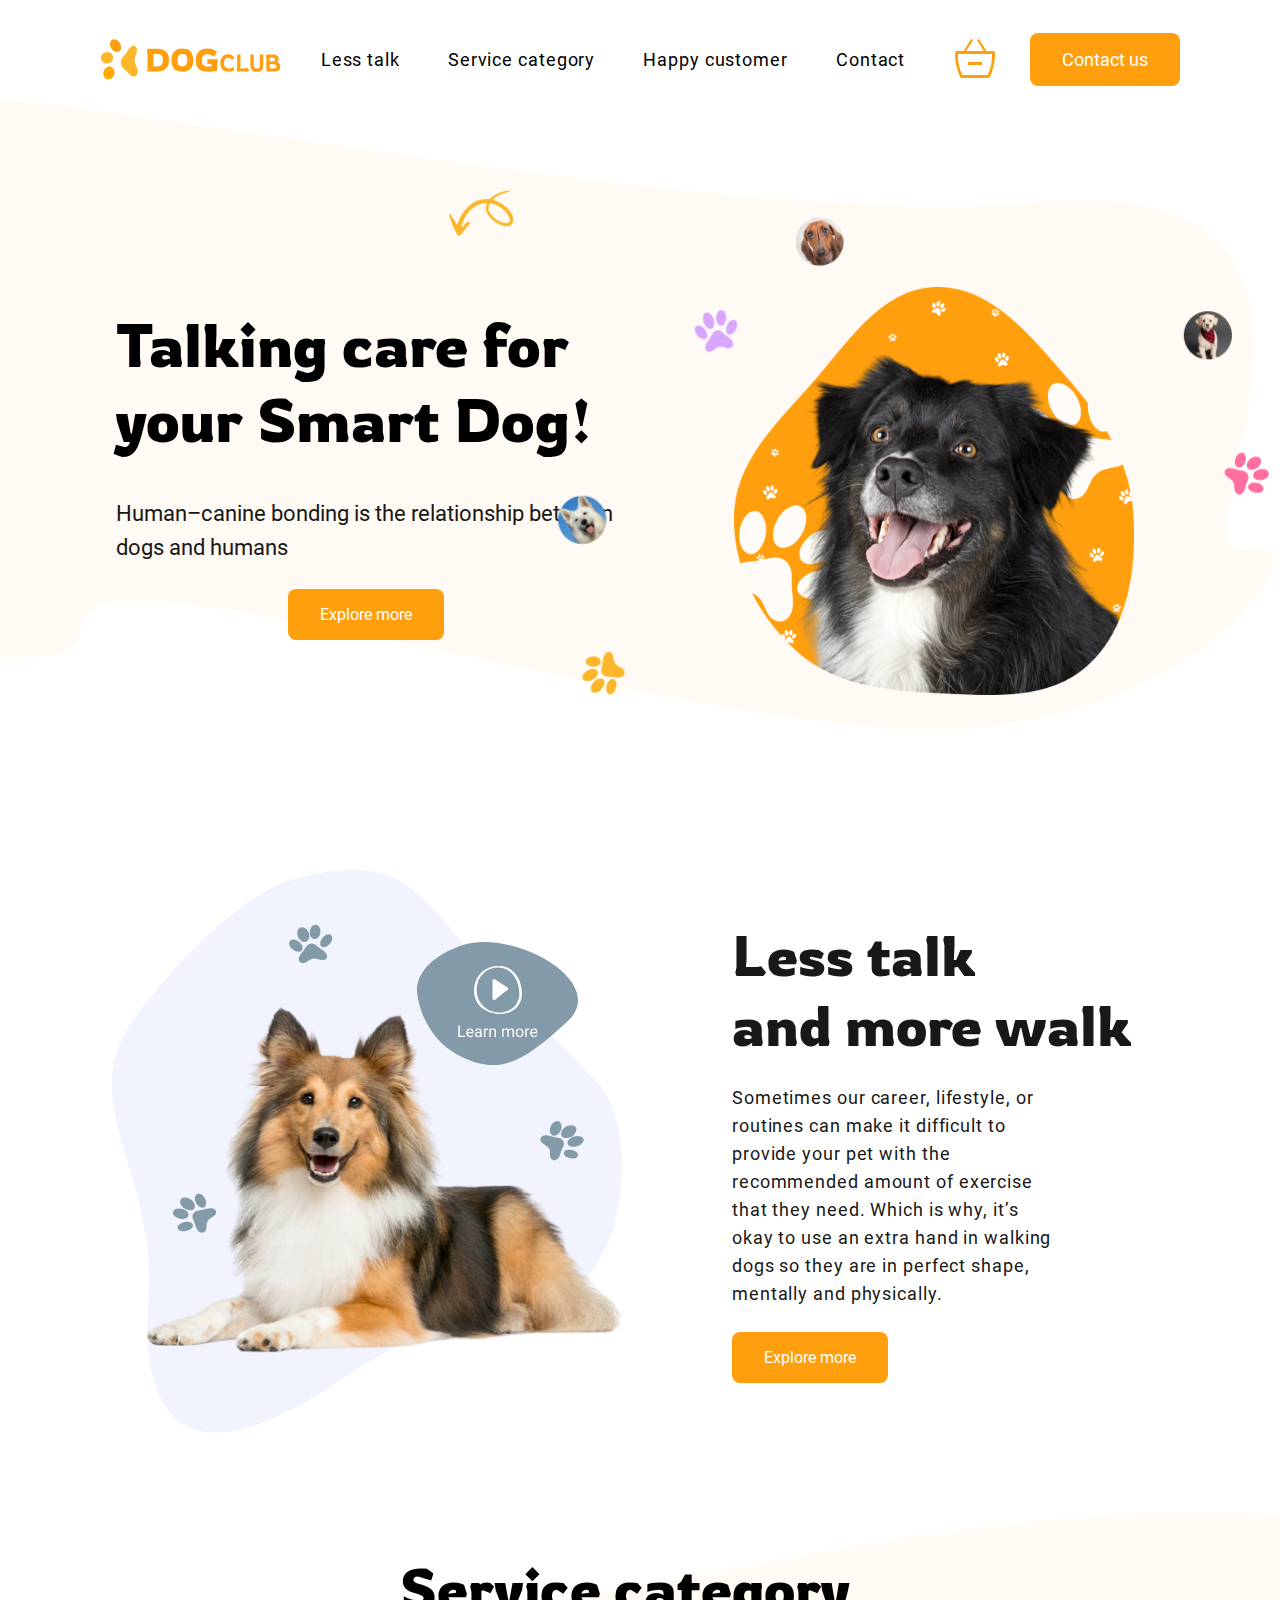
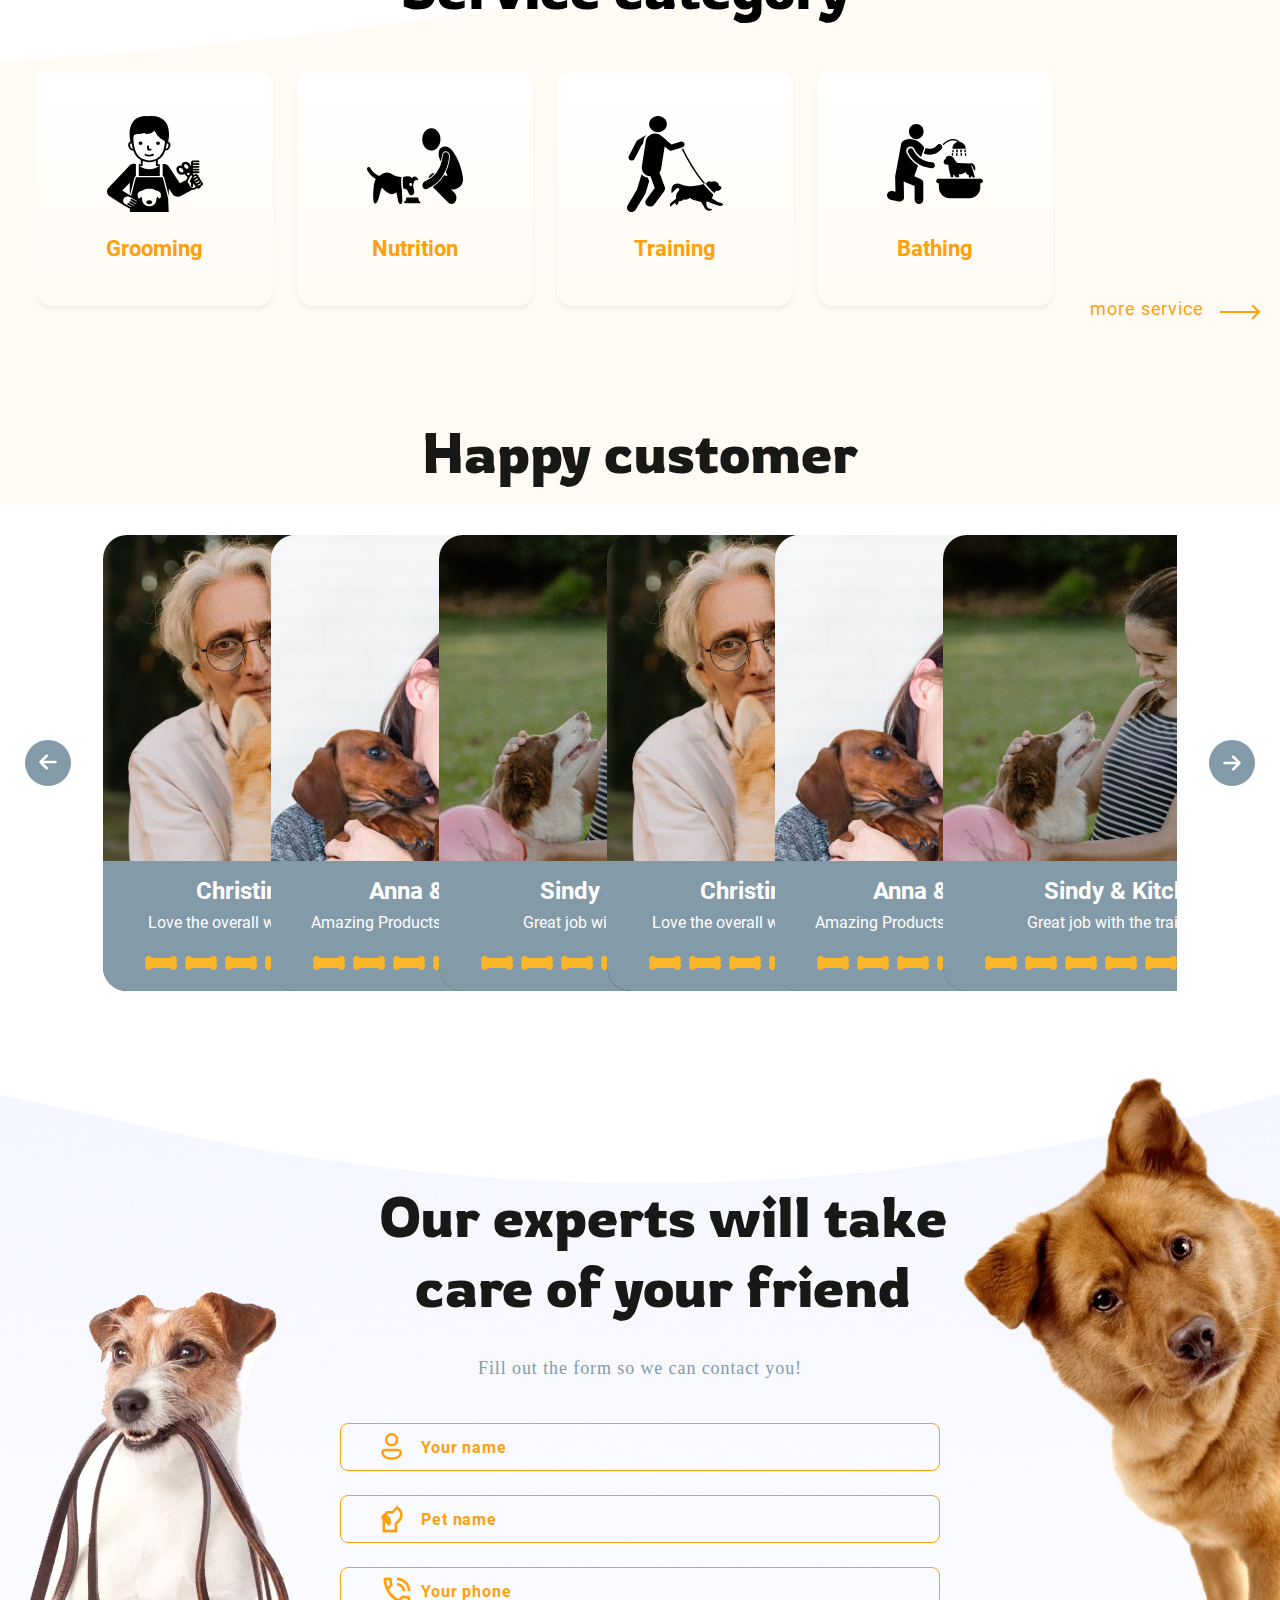
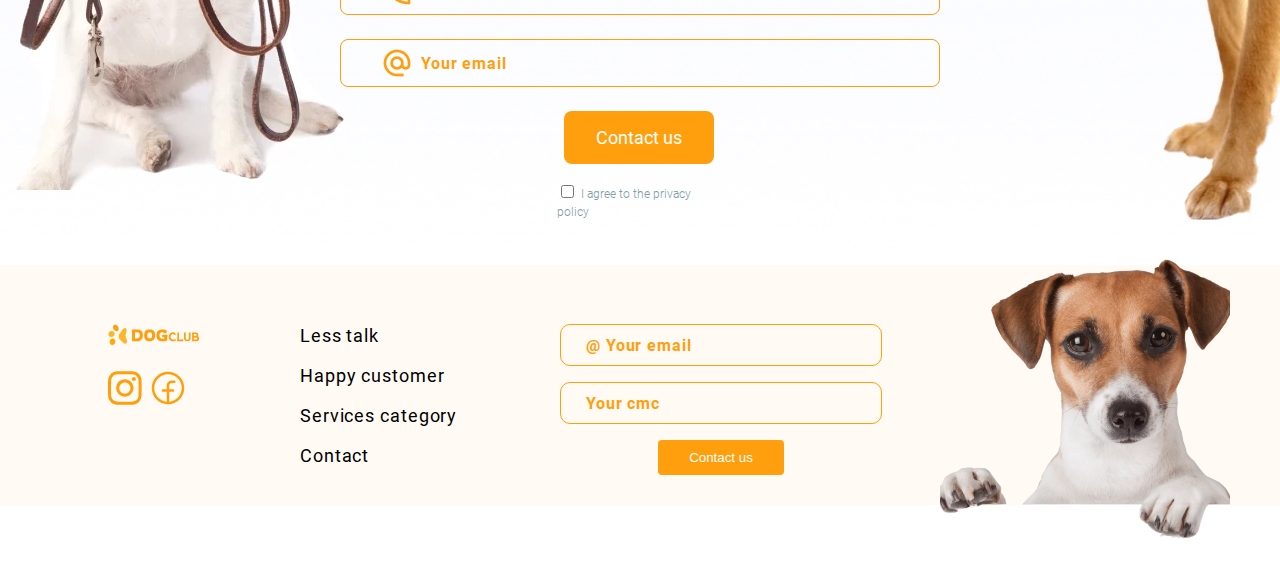
<file: index.html>
<!DOCTYPE html>
<html lang="uk">
  <head>
    <meta charset="UTF-8" />
    <meta name="viewport" content="width=device-width, initial-scale=1.0" />

    <!-- CSS  -->
    <link rel="stylesheet" href="./scss/main.min.css" />
    <title>Document</title>
    <link
      rel="stylesheet"
      href="https://cdn.jsdelivr.net/npm/swiper@11/swiper-bundle.min.css"
    />
  </head>
  <body>
    <header class="header">
      <div class="container">
        <div class="header__container">
          <nav class="header__nav">
            <a class="header__logo" href="./index.html">
              <img src="./photo/logo.svg" alt="logo" />
            </a>
            <ul class="header__menu">
              <li><a class="link" href="#">Less talk</a></li>
              <li>
                <a class="link" href="./nutrition.html">Service category</a>
              </li>
              <li><a class="link" href="#">Happy customer</a></li>
              <li><a class="link" href="#">Contact</a></li>
            </ul>
            <ul class="header__buttons">
              <li>
                <button type="button" class="cart-button">
                  <svg width="40px" height="40px">
                    <use href="./photo/icons.svg#icon-cart"></use>
                  </svg>
                </button>
              </li>
              <li>
                <button type="button" class="contact-button button">
                  Contact us
                </button>
                <button class="burger-btn mobile-menu-btn-open">
                  <svg class="burger-btn__svg">
                    <use href="./photo/icons.svg#icon-menu"></use>
                  </svg>
                </button>

                <div class="main-mobile-menu mobile-menu">
                  <div class="mobile-menu__logo-block">
                    <a class="mobile-menu__logo" href="./index.html">
                      <img src="./photo/logo.svg" alt="logo" />
                    </a>
                    <button
                      class="mobile-menu__btn-close mobile-menu-btn-close"
                    >
                      <svg
                        width="24"
                        height="24"
                        viewBox="0 0 24 24"
                        fill="none"
                        xmlns="http://www.w3.org/2000/svg"
                      >
                        <path
                          d="M9 6L15 12L21 6"
                          stroke="#FF9F0E"
                          stroke-width="2"
                          stroke-linecap="round"
                        />
                        <path
                          d="M9 18L15 12L21 18"
                          stroke="#FF9F0E"
                          stroke-width="2"
                          stroke-linecap="round"
                        />
                      </svg>
                    </button>
                  </div>

                  <ul class="mobile-menu__list">
                    <li>
                      <a class="mobile-menu__link" href="#">Less talk</a>
                    </li>
                    <li>
                      <a class="mobile-menu__link" href="./nutrition.html"
                        >Service category</a
                      >
                    </li>
                    <li>
                      <a class="mobile-menu__link" href="#">Happy customer</a>
                    </li>
                    <li>
                      <a class="mobile-menu__link" href="#">Contact</a>
                    </li>
                  </ul>
                  <ul class="mobile-menu__sociate-list">
                    <li class="mobile-menu__sociate-link">
                      <svg class="mobile-menu__sociate-svg">
                        <use href="./photo/icons.svg#icon-instagram"></use>
                      </svg>
                    </li>
                    <li class="mobile-menu__sociate-link">
                      <svg class="mobile-menu__sociate-svg">
                        <use href="./photo/icons.svg#icon-facebook"></use>
                      </svg>
                    </li>
                  </ul>
                </div>
              </li>
            </ul>
          </nav>
          <svg class="img-block">
            <use
              width="95px"
              height="95px"
              href="photo/icons.svg#icon-paw"
            ></use>
          </svg>
        </div>
      </div>
    </header>
    <main>
      <div class="hero-bg"></div>
      <section class="hero-section">
        <div class="container">
          <div class="hero-section__container">
            <img
              class="hero-section__bg-elements-small"
              src="./photo/bg-elements-small.png"
            />
            <img
              class="hero-section__bg-elements-big"
              src="./photo/background elements.png"
              alt=""
            />
            <div class="hero-section__text-block">
              <h1 class="hero-section__title">
                Talking care for<br />
                your Smart Dog!
              </h1>
              <p class="hero-section__text">
                Human–canine bonding is the relationship between dogs and humans
              </p>
              <button type="button" class="explore-button button">
                Explore more
              </button>
            </div>
            <div class="hero-section__img-container">
              <img src="./photo/dog.png" alt="" />
            </div>
          </div>
        </div>
      </section>
      <section class="about-section">
        <div class="container">
          <div class="about-section__container">
            <div class="about-section__photo">
              <img src="./photo/about-dog.svg" alt="" />
            </div>

            <div class="about-section__text-block">
              <h2 class="about-section__title">
                Less talk <br />
                and more walk
              </h2>
              <p class="about-section__text">
                Sometimes our career, lifestyle, or routines can make it
                difficult to provide your pet with the recommended amount of
                exercise that they need. Which is why, it’s okay to use an extra
                hand in walking dogs so they are in perfect shape, mentally and
                physically.
              </p>
              <div class="about-section__btn-video-block">
                <button type="button" class="about-explore-button button">
                  Explore more
                </button>
                <img
                  class="about-section__video-img"
                  src="./photo/about-video.png"
                  alt=""
                />
              </div>
            </div>
          </div>
        </div>
      </section>
      <div class="service-bg"></div>
      <section class="service-section">
        <div class="container">
          <div class="secvice-section__container">
            <h2 class="service-section__title">Service category</h2>
            <div class="service-section__content">
              <div class="service-section__list-block">
                <ul class="service-section__list">
                  <li class="service-section__list-item">
                    <article class="service-section__card">
                      <svg class="service-section__svg">
                        <use href="./photo/icons.svg#icon-grooming"></use>
                      </svg>
                      <h3 class="service-section__text">Grooming</h3>
                    </article>
                  </li>
                  <li class="service-section__list-item">
                    <article class="service-section__card">
                      <svg class="service-section__svg">
                        <use href="./photo/icons.svg#icon-nutrition"></use>
                      </svg>
                      <h3 class="service-section__text">Nutrition</h3>
                    </article>
                  </li>
                  <li class="service-section__list-item">
                    <article class="service-section__card">
                      <svg class="service-section__svg">
                        <use href="./photo/icons.svg#icon-training"></use>
                      </svg>
                      <h3 class="service-section__text">Training</h3>
                    </article>
                  </li>
                  <li class="service-section__list-item">
                    <article class="service-section__card">
                      <svg class="service-section__svg">
                        <use href="./photo/icons.svg#icon-bathing"></use>
                      </svg>
                      <h3 class="service-section__text">Bathing</h3>
                    </article>
                  </li>
                  <li class="service-section__list-item">
                    <article class="service-section__card">
                      <svg class="service-section__svg">
                        <use href="./photo/icons.svg#icon-grooming"></use>
                      </svg>
                      <h3 class="service-section__text">Grooming</h3>
                    </article>
                  </li>
                  <li class="service-section__list-item">
                    <article class="service-section__card">
                      <svg class="service-section__svg">
                        <use href="./photo/icons.svg#icon-nutrition"></use>
                      </svg>
                      <h3 class="service-section__text">Nutrition</h3>
                    </article>
                  </li>
                  <li class="service-section__list-item">
                    <article class="service-section__card">
                      <svg class="service-section__svg">
                        <use href="./photo/icons.svg#icon-training"></use>
                      </svg>
                      <h3 class="service-section__text">Training</h3>
                    </article>
                  </li>
                  <li class="service-section__list-item">
                    <article class="service-section__card">
                      <svg class="service-section__svg">
                        <use href="./photo/icons.svg#icon-bathing"></use>
                      </svg>
                      <h3 class="service-section__text">Bathing</h3>
                    </article>
                  </li>
                </ul>
              </div>
              <div class="service-section__more-service-block">
                <p class="service-section__button-text">more service</p>
                <button class="service-carousel-button next">
                  <svg class="arrow">
                    <use href="./photo/icons.svg#icon-service-arrow"></use>
                  </svg>
                </button>
              </div>
            </div>
          </div>
        </div>
        <img
          class="service-section__spiral-arrow"
          src="photo/spiral-arrow.png"
          alt=""
        />
      </section>
      <section class="customer-section">
        <div class="container">
          <div class="customer-section__container">
            <h2 class="customer-section__title">Happy customer</h2>

            <div class="customer-section__slider customer-slider">
              <button class="carousel-button prev" type="button">
                <svg class="arrow" width="18" height="18px">
                  <use href="./photo/icons.svg#icon-arrow"></use>
                </svg>
              </button>
              <div class="customer-section__container swiper">
                <ul class="customer-section__list swiper-wrapper">
                  <li class="customer-section__item swiper-slide">
                    <article class="customer-card">
                      <img
                        class="customer-card__bg"
                        src="./photo/Christin.jpg"
                        alt=""
                      />
                      <div class="customer-card__text-bg">
                        <h3 class="customer-card__title">Christin & Tom</h3>
                        <p class="customer-card__text">
                          Love the overall workout experience!
                        </p>
                        <div class="customer-card__mark-block">
                          <svg
                            class="customer-card__svg"
                            width="40px"
                            height="40px"
                          >
                            <use href="./photo/icons.svg#icon-bone"></use>
                          </svg>
                          <svg
                            class="customer-card__svg"
                            width="40px"
                            height="40px"
                          >
                            <use href="./photo/icons.svg#icon-bone"></use>
                          </svg>
                          <svg
                            class="customer-card__svg"
                            width="40px"
                            height="40px"
                          >
                            <use href="./photo/icons.svg#icon-bone"></use>
                          </svg>
                          <svg
                            class="customer-card__svg"
                            width="40px"
                            height="40px"
                          >
                            <use href="./photo/icons.svg#icon-bone"></use>
                          </svg>
                          <svg
                            class="customer-card__svg"
                            width="40px"
                            height="40px"
                          >
                            <use href="./photo/icons.svg#icon-bone"></use>
                          </svg>
                          <p class="customer-card__mark">5/5</p>
                        </div>
                      </div>
                    </article>
                  </li>
                  <li class="customer-section__item swiper-slide">
                    <article class="customer-card">
                      <img
                        class="customer-card__bg"
                        src="./photo/Anna.jpg"
                        alt=""
                      />
                      <div class="customer-card__text-bg">
                        <h3 class="customer-card__title">Anna & Tobby</h3>
                        <p class="customer-card__text">
                          Amazing Products & Delivery on time.
                        </p>
                        <div class="customer-card__mark-block">
                          <svg
                            class="customer-card__svg"
                            width="40px"
                            height="40px"
                          >
                            <use href="./photo/icons.svg#icon-bone"></use>
                          </svg>
                          <svg
                            class="customer-card__svg"
                            width="40px"
                            height="40px"
                          >
                            <use href="./photo/icons.svg#icon-bone"></use>
                          </svg>
                          <svg
                            class="customer-card__svg"
                            width="40px"
                            height="40px"
                          >
                            <use href="./photo/icons.svg#icon-bone"></use>
                          </svg>
                          <svg
                            class="customer-card__svg"
                            width="40px"
                            height="40px"
                          >
                            <use href="./photo/icons.svg#icon-bone"></use>
                          </svg>
                          <svg
                            class="customer-card__svg customer-card__white-svg"
                            width="40px"
                            height="40px"
                          >
                            <use href="./photo/icons.svg#icon-bone"></use>
                          </svg>
                          <p class="customer-card__mark">4/5</p>
                        </div>
                      </div>
                    </article>
                  </li>
                  <li class="customer-section__item swiper-slide">
                    <article class="customer-card">
                      <img
                        class="customer-card__bg"
                        src="./photo/Sindy.jpg"
                        alt=""
                      />
                      <div class="customer-card__text-bg">
                        <h3 class="customer-card__title">Sindy & Kitch</h3>
                        <p class="customer-card__text">
                          Great job with the trainer!
                        </p>
                        <div class="customer-card__mark-block">
                          <svg
                            class="customer-card__svg"
                            width="40px"
                            height="40px"
                          >
                            <use href="./photo/icons.svg#icon-bone"></use>
                          </svg>
                          <svg
                            class="customer-card__svg"
                            width="40px"
                            height="40px"
                          >
                            <use href="./photo/icons.svg#icon-bone"></use>
                          </svg>
                          <svg
                            class="customer-card__svg"
                            width="40px"
                            height="40px"
                          >
                            <use href="./photo/icons.svg#icon-bone"></use>
                          </svg>
                          <svg
                            class="customer-card__svg"
                            width="40px"
                            height="40px"
                          >
                            <use href="./photo/icons.svg#icon-bone"></use>
                          </svg>
                          <svg
                            class="customer-card__svg"
                            width="40px"
                            height="40px"
                          >
                            <use href="./photo/icons.svg#icon-bone"></use>
                          </svg>
                          <p class="customer-card__mark">5/5</p>
                        </div>
                      </div>
                    </article>
                  </li>
                  <li class="customer-section__item swiper-slide">
                    <article class="customer-card">
                      <img
                        class="customer-card__bg"
                        src="./photo/Christin.jpg"
                        alt=""
                      />
                      <div class="customer-card__text-bg">
                        <h3 class="customer-card__title">Christin & Tom</h3>
                        <p class="customer-card__text">
                          Love the overall workout experience!
                        </p>
                        <div class="customer-card__mark-block">
                          <svg
                            class="customer-card__svg"
                            width="40px"
                            height="40px"
                          >
                            <use href="./photo/icons.svg#icon-bone"></use>
                          </svg>
                          <svg
                            class="customer-card__svg"
                            width="40px"
                            height="40px"
                          >
                            <use href="./photo/icons.svg#icon-bone"></use>
                          </svg>
                          <svg
                            class="customer-card__svg"
                            width="40px"
                            height="40px"
                          >
                            <use href="./photo/icons.svg#icon-bone"></use>
                          </svg>
                          <svg
                            class="customer-card__svg"
                            width="40px"
                            height="40px"
                          >
                            <use href="./photo/icons.svg#icon-bone"></use>
                          </svg>
                          <svg
                            class="customer-card__svg"
                            width="40px"
                            height="40px"
                          >
                            <use href="./photo/icons.svg#icon-bone"></use>
                          </svg>
                          <p class="customer-card__mark">5/5</p>
                        </div>
                      </div>
                    </article>
                  </li>
                  <li class="customer-section__item swiper-slide">
                    <article class="customer-card">
                      <img
                        class="customer-card__bg"
                        src="./photo/Anna.jpg"
                        alt=""
                      />
                      <div class="customer-card__text-bg">
                        <h3 class="customer-card__title">Anna & Tobby</h3>
                        <p class="customer-card__text">
                          Amazing Products & Delivery on time.
                        </p>
                        <div class="customer-card__mark-block">
                          <svg
                            class="customer-card__svg"
                            width="40px"
                            height="40px"
                          >
                            <use href="./photo/icons.svg#icon-bone"></use>
                          </svg>
                          <svg
                            class="customer-card__svg"
                            width="40px"
                            height="40px"
                          >
                            <use href="./photo/icons.svg#icon-bone"></use>
                          </svg>
                          <svg
                            class="customer-card__svg"
                            width="40px"
                            height="40px"
                          >
                            <use href="./photo/icons.svg#icon-bone"></use>
                          </svg>
                          <svg
                            class="customer-card__svg"
                            width="40px"
                            height="40px"
                          >
                            <use href="./photo/icons.svg#icon-bone"></use>
                          </svg>
                          <svg
                            class="customer-card__svg customer-card__white-svg"
                            width="40px"
                            height="40px"
                          >
                            <use href="./photo/icons.svg#icon-bone"></use>
                          </svg>
                          <p class="customer-card__mark">4/5</p>
                        </div>
                      </div>
                    </article>
                  </li>
                  <li class="customer-section__item swiper-slide">
                    <article class="customer-card">
                      <img
                        class="customer-card__bg"
                        src="./photo/Sindy.jpg"
                        alt=""
                      />
                      <div class="customer-card__text-bg">
                        <h3 class="customer-card__title">Sindy & Kitch</h3>
                        <p class="customer-card__text">
                          Great job with the trainer!
                        </p>
                        <div class="customer-card__mark-block">
                          <svg
                            class="customer-card__svg"
                            width="40px"
                            height="40px"
                          >
                            <use href="./photo/icons.svg#icon-bone"></use>
                          </svg>
                          <svg
                            class="customer-card__svg"
                            width="40px"
                            height="40px"
                          >
                            <use href="./photo/icons.svg#icon-bone"></use>
                          </svg>
                          <svg
                            class="customer-card__svg"
                            width="40px"
                            height="40px"
                          >
                            <use href="./photo/icons.svg#icon-bone"></use>
                          </svg>
                          <svg
                            class="customer-card__svg"
                            width="40px"
                            height="40px"
                          >
                            <use href="./photo/icons.svg#icon-bone"></use>
                          </svg>
                          <svg
                            class="customer-card__svg"
                            width="40px"
                            height="40px"
                          >
                            <use href="./photo/icons.svg#icon-bone"></use>
                          </svg>
                          <p class="customer-card__mark">5/5</p>
                        </div>
                      </div>
                    </article>
                  </li>
                </ul>
              </div>
              <button class="carousel-button next" type="button">
                <svg class="arrow" width="18px" height="18px">
                  <use href="./photo/icons.svg#icon-arrow"></use>
                </svg>
              </button>
            </div>
          </div>
        </div>
      </section>
      <div class="contacts-section-bg"></div>
      <section class="contacts-section">
        <div class="container">
          <div class="contacts-section__container">
            <div class="contacts-section__text-block">
              <h2 class="contacts-section__title">
                Our experts will take care of your friend
              </h2>
              <p class="contacts-section__text">
                Fill out the form so we can contact you!
              </p>
            </div>

            <form class="contacts-section__form" action="">
              <div class="contancts-section__form-field input">
                <label class="input__form-lable" for=""></label>

                <input
                  class="input__form-input input__first"
                  type="text"
                  placeholder="Your name"
                />
              </div>
              <div class="contancts-section__form-field input">
                <label class="input__form-lable" for=""></label
                ><input
                  class="input__form-input input__second"
                  type="text"
                  placeholder="Pet name"
                />
              </div>
              <div class="contancts-section__form-field input">
                <label class="input__form-lable" for=""></label
                ><input
                  class="input__form-input input__third"
                  type="text"
                  placeholder="Your phone"
                />
              </div>
              <div class="contancts-section__form-field input">
                <label class="input__form-lable" for=""></label
                ><input
                  class="input__form-input input__last"
                  type="text"
                  placeholder="Your email"
                />
              </div>
            </form>
            <div class="contacts-section__btn-container">
              <button type="button" class="contact-button button">
                Contact us
              </button>
            </div>
            <form class="contacts-section__privacy-form">
              <input id="html" type="checkbox" />
              <label for="html" class="contacts-section__privacy"
                >I agree to the privacy policy</label
              >
            </form>
          </div>
        </div>
      </section>
    </main>
    <footer class="footer">
      <div class="footer-bg"></div>
      <div class="container">
        <div class="footer__container">
          <div class="footer__nav">
            <div class="footer__social-block">
              <a class="footer__logo" href="">
                <img src="./photo/logo.svg" alt="Logo" />
              </a>
              <ul class="footer__social-list">
                <li class="footer__social-item">
                  <a class="footer__social-network-link" href="">
                    <svg class="footer__social-network">
                      <use href="./photo/icons.svg#icon-instagram"></use>
                    </svg>
                  </a>
                </li>
                <li class="footer__social-item">
                  <a class="footer__social-network-link" href="">
                    <svg class="footer__social-network">
                      <use href="./photo/icons.svg#icon-facebook"></use>
                    </svg>
                  </a>
                </li>
              </ul>
            </div>

            <ul class="footer__menu-list">
              <li class="footer__menu-item">
                <a class="footer__menu-link link" href="">Less talk</a>
              </li>
              <li class="footer__menu-item">
                <a class="footer__menu-link link" href="">Happy customer </a>
              </li>
              <li class="footer__menu-item">
                <a class="footer__menu-link link" href="">Services category</a>
              </li>
              <li class="footer__menu-item">
                <a class="footer__menu-link link" href="">Contact</a>
              </li>
            </ul>
            <ul class="footer__social-list-phone">
              <li class="footer__social-item">
                <a class="footer__social-network-link" href="">
                  <svg class="footer__social-network">
                    <use href="./photo/icons.svg#icon-instagram"></use>
                  </svg>
                </a>
              </li>
              <li class="footer__social-item">
                <a class="footer__social-network-link" href="">
                  <svg class="footer__social-network">
                    <use href="./photo/icons.svg#icon-facebook"></use>
                  </svg>
                </a>
              </li>
            </ul>

            <div class="footer__form-block">
              <form class="footer__form" action="">
                <div class="footer__input-block">
                  <label class="footer__label" for=""></label
                  ><input
                    class="footer__input"
                    type="email"
                    placeholder="@ Your email"
                  />
                </div>
                <div class="footer__input-block">
                  <label for=""></label
                  ><input
                    class="footer__input"
                    type="text"
                    placeholder="Your cmc"
                  />
                </div>
              </form>
              <button class="footer__button-contacts" type="button">
                Contact us
              </button>
            </div>
          </div>
          <img class="footer__dog" src="./photo/footer-dog.png" />
        </div>
      </div>
    </footer>

    <script src="https://cdn.jsdelivr.net/npm/swiper@11/swiper-bundle.min.js"></script>
    <script src="./js/mobile-menu.js"></script>
    <script src="./js/customer-slider.js"></script>
  </body>
</html>
</file>
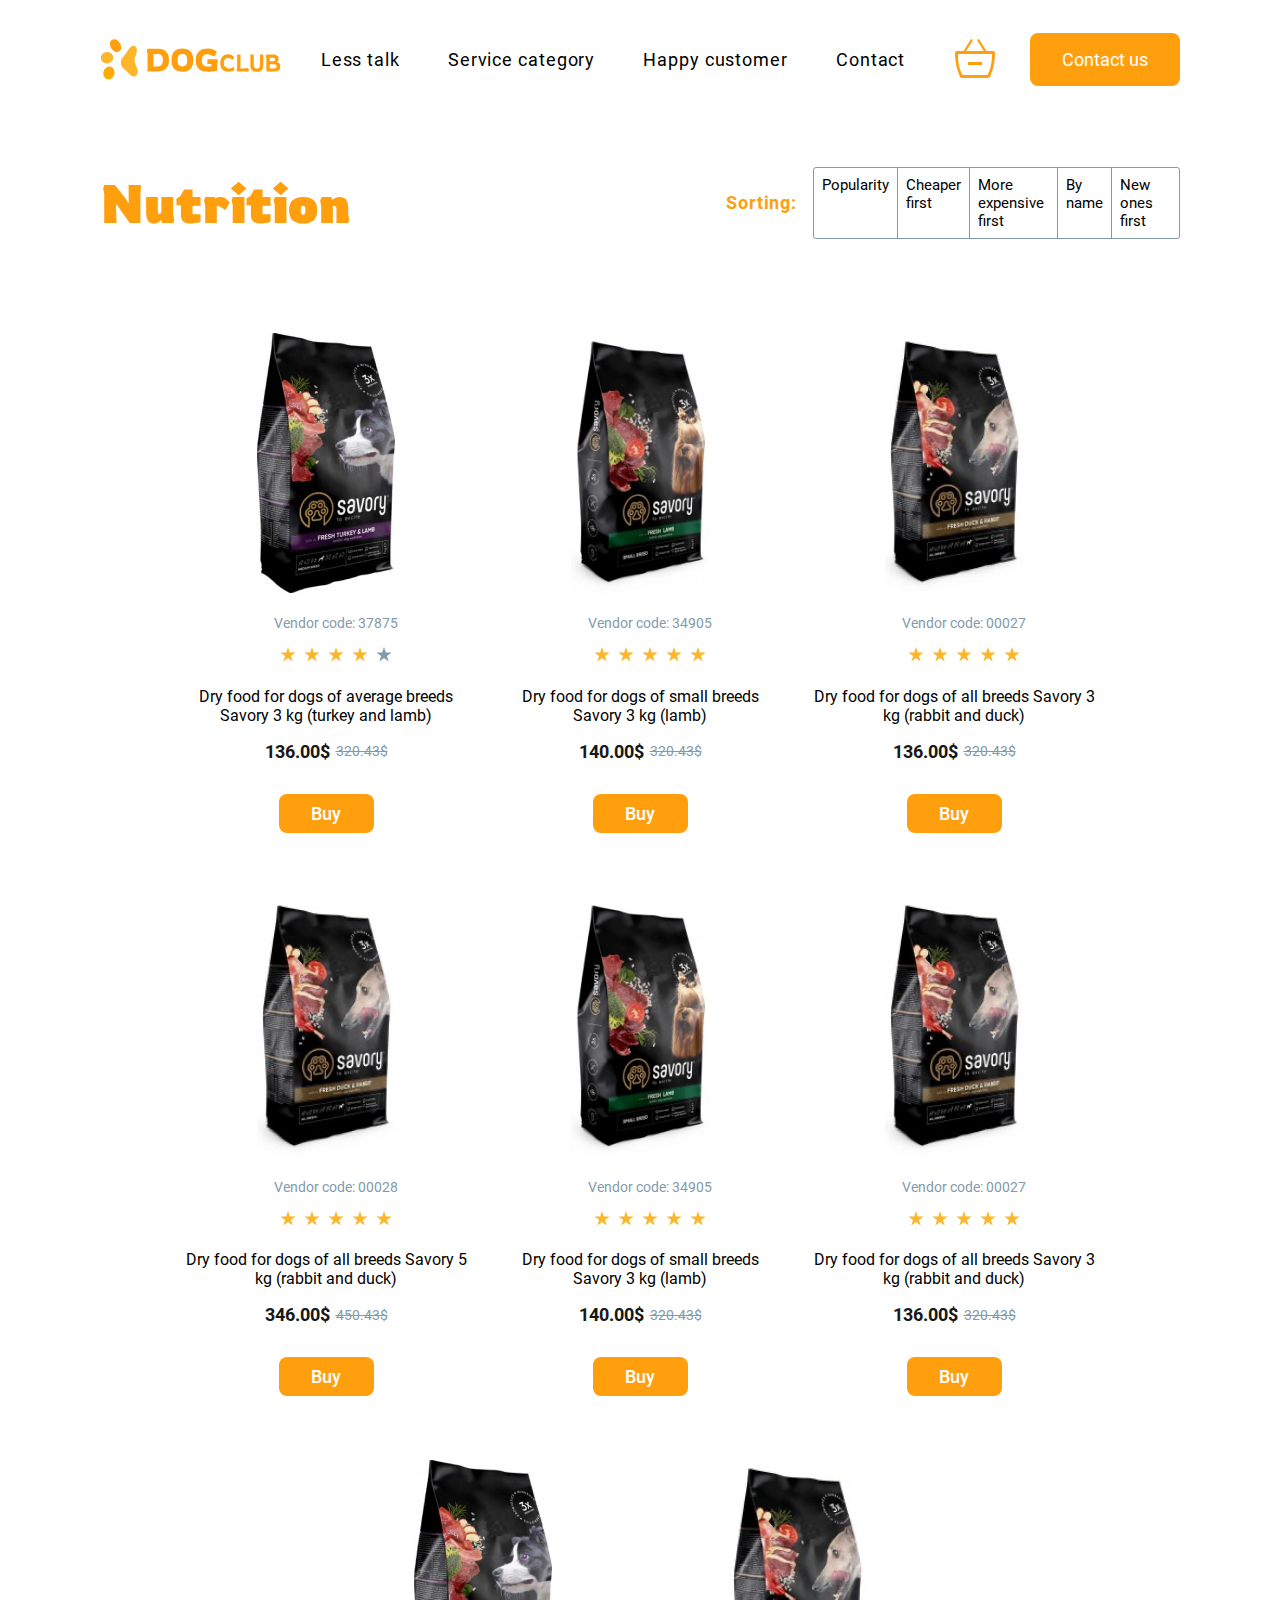
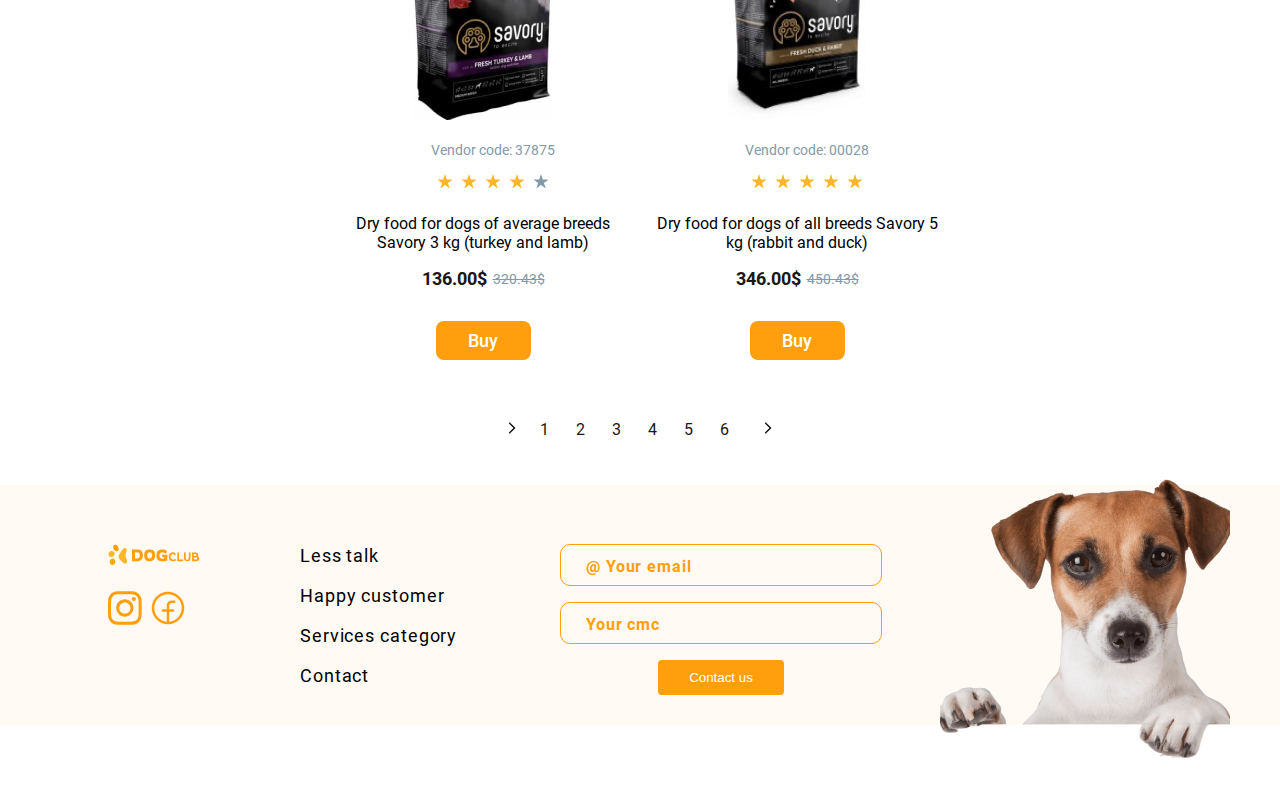
<file: nutrition.html>
<!DOCTYPE html>
<html lang="en">
  <head>
    <meta charset="UTF-8" />
    <meta name="viewport" content="width=device-width, initial-scale=1.0" />

    <link rel="stylesheet" href="./scss/main.min.css" />
    <title>Document</title>
  </head>
  <body>
    <header class="header">
      <div class="container">
        <div class="header__container">
          <nav class="header__nav">
            <a class="header__logo" href="./index.html">
              <img src="./photo/logo.svg" alt="logo" />
            </a>
            <ul class="header__menu">
              <li><a class="link" href="#">Less talk</a></li>
              <li><a class="link" href="#">Service category</a></li>
              <li><a class="link" href="#">Happy customer</a></li>
              <li><a class="link" href="#">Contact</a></li>
            </ul>
            <ul class="header__buttons">
              <li>
                <button type="button" class="cart-button">
                  <svg width="40px" height="40px">
                    <use href="./photo/icons.svg#icon-cart"></use>
                  </svg>
                </button>
              </li>
              <li>
                <button type="button" class="contact-button button">
                  Contact us
                </button>
                <button class="burger-btn servcie-menu-btn-open">
                  <svg class="burger-btn__svg">
                    <use href="./photo/icons.svg#icon-menu"></use>
                  </svg>
                </button>

                <div class="service-mobile-menu mobile-menu">
                  <div class="mobile-menu__logo-block">
                    <a class="mobile-menu__logo" href="./index.html">
                      <img src="./photo/logo.svg" alt="logo" />
                    </a>
                    <button
                      class="mobile-menu__btn-close service-menu-btn-close"
                    >
                      <svg
                        width="24"
                        height="24"
                        viewBox="0 0 24 24"
                        fill="none"
                        xmlns="http://www.w3.org/2000/svg"
                      >
                        <path
                          d="M9 6L15 12L21 6"
                          stroke="#FF9F0E"
                          stroke-width="2"
                          stroke-linecap="round"
                        />
                        <path
                          d="M9 18L15 12L21 18"
                          stroke="#FF9F0E"
                          stroke-width="2"
                          stroke-linecap="round"
                        />
                      </svg>
                    </button>
                  </div>

                  <ul class="mobile-menu__list">
                    <li>
                      <a class="mobile-menu__link" href="#">Less talk</a>
                    </li>
                    <li>
                      <a class="mobile-menu__link" href="#">Service category</a>
                    </li>
                    <li>
                      <a class="mobile-menu__link" href="#">Happy customer</a>
                    </li>
                    <li>
                      <a class="mobile-menu__link" href="#">Contact</a>
                    </li>
                  </ul>
                  <ul class="mobile-menu__sociate-list">
                    <li class="mobile-menu__sociate-link">
                      <svg class="mobile-menu__sociate-svg">
                        <use href="./photo/icons.svg#icon-instagram"></use>
                      </svg>
                    </li>
                    <li class="mobile-menu__sociate-link">
                      <svg class="mobile-menu__sociate-svg">
                        <use href="./photo/icons.svg#icon-facebook"></use>
                      </svg>
                    </li>
                  </ul>
                </div>
              </li>
            </ul>
          </nav>
          <svg class="img-block">
            <use
              width="95px"
              height="95px"
              href="photo/icons.svg#icon-paw"
            ></use>
          </svg>
        </div>
      </div>
    </header>
    <main>
      <section class="choose-section">
        <div class="container">
          <div class="choose-section__container">
            <div class="choose-section__title-block">
              <h2 class="choose-section__title">Nutrition</h2>
            </div>

            <div class="choose-section__menu">
              <p class="choose-section__text">Sorting:</p>
              <ul class="choose-section__list">
                <li class="choose-section__list-element">
                  <a href="">Popularity</a>
                </li>
                <li class="choose-section__list-element">
                  <a href="">Cheaper first</a>
                </li>
                <li class="choose-section__list-element">
                  <a href="">More expensive first</a>
                </li>
                <li class="choose-section__list-element">
                  <a href="">By name</a>
                </li>
                <li class="choose-section__list-element">
                  <a href="">New ones first</a>
                </li>
              </ul>
            </div>
          </div>
          <div class="choose-section__btn-mobile-menu">
            <img src="./photo/swap-arrow.svg" alt="" />
            <a class="choose-section__mobile-menu-text choose-menu-btn-open"
              >Sorting</a
            >
          </div>

          <div class="backdrop is-hidden">
            <div class="choose-section__mobile-menu choose-mobile-menu">
              <div class="choose-mobile-menu__title-block">
                <h2 class="choose-mobile-menu__title">Sorting</h2>
                <button
                  class="choose-mobile-menu__btn-close choose-menu-btn-close"
                >
                  <svg
                    width="20"
                    height="20"
                    viewBox="0 0 24 24"
                    fill="none"
                    xmlns="http://www.w3.org/2000/svg"
                  >
                    <path
                      d="M9 6L15 12L21 6"
                      stroke="#011C44"
                      stroke-width="2"
                      stroke-linecap="round"
                    />
                    <path
                      d="M9 18L15 12L21 18"
                      stroke="#011C44"
                      stroke-width="2"
                      stroke-linecap="round"
                    />
                  </svg>
                </button>
              </div>
              <ul class="choose-mobile-menu__mobile-list">
                <li class="choose-mobile-menu__mobile-list-element">
                  <a href="">Popularity</a>
                  <svg
                    width="14"
                    height="15"
                    viewBox="0 0 14 15"
                    fill="none"
                    xmlns="http://www.w3.org/2000/svg"
                  >
                    <path
                      d="M4.1709 2.19163C4.02507 2.33746 3.95215 2.51013 3.95215 2.70963C3.95215 2.90874 4.02507 3.08121 4.1709 3.22704L8.44382 7.49996L4.15632 11.7875C4.0202 11.9236 3.95215 12.0937 3.95215 12.2979C3.95215 12.502 4.02507 12.677 4.1709 12.8229C4.31673 12.9687 4.4894 13.0416 4.6889 13.0416C4.88801 13.0416 5.06048 12.9687 5.20632 12.8229L10.1063 7.90829C10.1646 7.84996 10.2061 7.78677 10.2306 7.71871C10.2547 7.65065 10.2667 7.57774 10.2667 7.49996C10.2667 7.42218 10.2547 7.34927 10.2306 7.28121C10.2061 7.21315 10.1646 7.14996 10.1063 7.09163L5.19173 2.17704C5.05562 2.04093 4.88801 1.97288 4.6889 1.97288C4.4894 1.97288 4.31673 2.04579 4.1709 2.19163Z"
                      fill="#181817"
                    />
                  </svg>
                </li>
                <li class="choose-mobile-menu__mobile-list-element">
                  <a href="">Cheaper first</a>
                  <svg
                    width="14"
                    height="15"
                    viewBox="0 0 14 15"
                    fill="none"
                    xmlns="http://www.w3.org/2000/svg"
                  >
                    <path
                      d="M4.1709 2.19163C4.02507 2.33746 3.95215 2.51013 3.95215 2.70963C3.95215 2.90874 4.02507 3.08121 4.1709 3.22704L8.44382 7.49996L4.15632 11.7875C4.0202 11.9236 3.95215 12.0937 3.95215 12.2979C3.95215 12.502 4.02507 12.677 4.1709 12.8229C4.31673 12.9687 4.4894 13.0416 4.6889 13.0416C4.88801 13.0416 5.06048 12.9687 5.20632 12.8229L10.1063 7.90829C10.1646 7.84996 10.2061 7.78677 10.2306 7.71871C10.2547 7.65065 10.2667 7.57774 10.2667 7.49996C10.2667 7.42218 10.2547 7.34927 10.2306 7.28121C10.2061 7.21315 10.1646 7.14996 10.1063 7.09163L5.19173 2.17704C5.05562 2.04093 4.88801 1.97288 4.6889 1.97288C4.4894 1.97288 4.31673 2.04579 4.1709 2.19163Z"
                      fill="#181817"
                    />
                  </svg>
                </li>
                <li class="choose-mobile-menu__mobile-list-element">
                  <a href="">More expensive first</a>
                  <svg
                    width="14"
                    height="15"
                    viewBox="0 0 14 15"
                    fill="none"
                    xmlns="http://www.w3.org/2000/svg"
                  >
                    <path
                      d="M4.1709 2.19163C4.02507 2.33746 3.95215 2.51013 3.95215 2.70963C3.95215 2.90874 4.02507 3.08121 4.1709 3.22704L8.44382 7.49996L4.15632 11.7875C4.0202 11.9236 3.95215 12.0937 3.95215 12.2979C3.95215 12.502 4.02507 12.677 4.1709 12.8229C4.31673 12.9687 4.4894 13.0416 4.6889 13.0416C4.88801 13.0416 5.06048 12.9687 5.20632 12.8229L10.1063 7.90829C10.1646 7.84996 10.2061 7.78677 10.2306 7.71871C10.2547 7.65065 10.2667 7.57774 10.2667 7.49996C10.2667 7.42218 10.2547 7.34927 10.2306 7.28121C10.2061 7.21315 10.1646 7.14996 10.1063 7.09163L5.19173 2.17704C5.05562 2.04093 4.88801 1.97288 4.6889 1.97288C4.4894 1.97288 4.31673 2.04579 4.1709 2.19163Z"
                      fill="#181817"
                    />
                  </svg>
                </li>
                <li class="choose-mobile-menu__mobile-list-element">
                  <a href="">By name</a>
                  <svg
                    width="14"
                    height="15"
                    viewBox="0 0 14 15"
                    fill="none"
                    xmlns="http://www.w3.org/2000/svg"
                  >
                    <path
                      d="M4.1709 2.19163C4.02507 2.33746 3.95215 2.51013 3.95215 2.70963C3.95215 2.90874 4.02507 3.08121 4.1709 3.22704L8.44382 7.49996L4.15632 11.7875C4.0202 11.9236 3.95215 12.0937 3.95215 12.2979C3.95215 12.502 4.02507 12.677 4.1709 12.8229C4.31673 12.9687 4.4894 13.0416 4.6889 13.0416C4.88801 13.0416 5.06048 12.9687 5.20632 12.8229L10.1063 7.90829C10.1646 7.84996 10.2061 7.78677 10.2306 7.71871C10.2547 7.65065 10.2667 7.57774 10.2667 7.49996C10.2667 7.42218 10.2547 7.34927 10.2306 7.28121C10.2061 7.21315 10.1646 7.14996 10.1063 7.09163L5.19173 2.17704C5.05562 2.04093 4.88801 1.97288 4.6889 1.97288C4.4894 1.97288 4.31673 2.04579 4.1709 2.19163Z"
                      fill="#181817"
                    />
                  </svg>
                </li>
                <li class="choose-mobile-menu__mobile-list-element">
                  <a href="">New ones first</a>
                  <svg
                    width="14"
                    height="15"
                    viewBox="0 0 14 15"
                    fill="none"
                    xmlns="http://www.w3.org/2000/svg"
                  >
                    <path
                      d="M4.1709 2.19163C4.02507 2.33746 3.95215 2.51013 3.95215 2.70963C3.95215 2.90874 4.02507 3.08121 4.1709 3.22704L8.44382 7.49996L4.15632 11.7875C4.0202 11.9236 3.95215 12.0937 3.95215 12.2979C3.95215 12.502 4.02507 12.677 4.1709 12.8229C4.31673 12.9687 4.4894 13.0416 4.6889 13.0416C4.88801 13.0416 5.06048 12.9687 5.20632 12.8229L10.1063 7.90829C10.1646 7.84996 10.2061 7.78677 10.2306 7.71871C10.2547 7.65065 10.2667 7.57774 10.2667 7.49996C10.2667 7.42218 10.2547 7.34927 10.2306 7.28121C10.2061 7.21315 10.1646 7.14996 10.1063 7.09163L5.19173 2.17704C5.05562 2.04093 4.88801 1.97288 4.6889 1.97288C4.4894 1.97288 4.31673 2.04579 4.1709 2.19163Z"
                      fill="#181817"
                    />
                  </svg>
                </li>
              </ul>
            </div>
          </div>
        </div>
      </section>
      <section class="product-section">
        <div class="container">
          <div class="product-section__container">
            <ul class="product-list">
              <li class="product-list__element">
                <img
                  class="product-list__img"
                  src="./photo/turkey-product.png"
                  alt=""
                />
                <div class="product-list__stars-code-block">
                  <p class="product-list__code">Vendor code: 37875</p>
                  <img
                    class="product-list__stars"
                    src="./photo/four-stars.svg"
                    alt=""
                  />
                </div>
                <div class="product-list__desc-price">
                  <p class="product-list__desc">
                    Dry food for dogs of average breeds Savory 3 kg (turkey and
                    lamb)
                  </p>
                  <div class="product-list__price">
                    <p class="product-list__new-price">136.00$</p>
                    <p class="product-list__old-price">320.43$</p>
                  </div>
                </div>
                <button class="product-list__button button" type="button">
                  <p class="product-list__button-text">Buy</p>
                </button>
              </li>
              <li class="product-list__element">
                <img
                  class="product-list__img"
                  src="./photo/lamb-product.png"
                  alt=""
                />
                <div class="product-list__stars-code-block">
                  <p class="product-list__code">Vendor code: 34905</p>
                  <img
                    class="product-list__stars"
                    src="./photo/five-stars.svg"
                    alt=""
                  />
                </div>
                <div class="product-list__desc-price">
                  <p class="product-list__desc">
                    Dry food for dogs of small breeds Savory 3 kg (lamb)
                  </p>
                  <div class="product-list__price">
                    <p class="product-list__new-price">140.00$</p>
                    <p class="product-list__old-price">320.43$</p>
                  </div>
                </div>

                <button class="product-list__button button" type="button">
                  <p class="product-list__button-text">Buy</p>
                </button>
              </li>
              <li class="product-list__element">
                <img
                  class="product-list__img"
                  src="./photo/rabbit-duck-product-3kg.png"
                  alt=""
                />
                <div class="product-list__stars-code-block">
                  <p class="product-list__code">Vendor code: 00027</p>
                  <img
                    class="product-list__stars"
                    src="./photo/five-stars.svg"
                    alt=""
                  />
                </div>
                <div class="product-list__desc-price">
                  <p class="product-list__desc">
                    Dry food for dogs of all breeds Savory 3 kg (rabbit and
                    duck)
                  </p>
                  <div class="product-list__price">
                    <p class="product-list__new-price">136.00$</p>
                    <p class="product-list__old-price">320.43$</p>
                  </div>
                </div>
                <button class="product-list__button button" type="button">
                  <p class="product-list__button-text">Buy</p>
                </button>
              </li>
              <li class="product-list__element">
                <img
                  class="product-list__img"
                  src="./photo/rabbit-duck-product-5kg.png"
                  alt=""
                />
                <div class="product-list__stars-code-block">
                  <p class="product-list__code">Vendor code: 00028</p>
                  <img
                    class="product-list__stars"
                    src="./photo/five-stars.svg"
                    alt=""
                  />
                </div>
                <div class="product-list__desc-price">
                  <p class="product-list__desc">
                    Dry food for dogs of all breeds Savory 5 kg (rabbit and
                    duck)
                  </p>
                  <div class="product-list__price">
                    <p class="product-list__new-price">346.00$</p>
                    <p class="product-list__old-price">450.43$</p>
                  </div>
                </div>
                <button class="product-list__button button" type="button">
                  <p class="product-list__button-text">Buy</p>
                </button>
              </li>
              <li class="product-list__element">
                <img
                  class="product-list__img"
                  src="./photo/lamb-product.png"
                  alt=""
                />
                <div class="product-list__stars-code-block">
                  <p class="product-list__code">Vendor code: 34905</p>
                  <img
                    class="product-list__stars"
                    src="./photo/five-stars.svg"
                    alt=""
                  />
                </div>
                <div class="product-list__desc-price">
                  <p class="product-list__desc">
                    Dry food for dogs of small breeds Savory 3 kg (lamb)
                  </p>
                  <div class="product-list__price">
                    <p class="product-list__new-price">140.00$</p>
                    <p class="product-list__old-price">320.43$</p>
                  </div>
                </div>
                <button class="product-list__button button" type="button">
                  <p class="product-list__button-text">Buy</p>
                </button>
              </li>
              <li class="product-list__element">
                <img
                  class="product-list__img"
                  src="./photo/rabbit-duck-product-3kg.png"
                  alt=""
                />
                <div class="product-list__stars-code-block">
                  <p class="product-list__code">Vendor code: 00027</p>
                  <img
                    class="product-list__stars"
                    src="./photo/five-stars.svg"
                    alt=""
                  />
                </div>
                <div class="product-list__desc-price">
                  <p class="product-list__desc">
                    Dry food for dogs of all breeds Savory 3 kg (rabbit and
                    duck)
                  </p>
                  <div class="product-list__price">
                    <p class="product-list__new-price">136.00$</p>
                    <p class="product-list__old-price">320.43$</p>
                  </div>
                </div>
                <button class="product-list__button button" type="button">
                  <p class="product-list__button-text">Buy</p>
                </button>
              </li>
              <li class="product-list__element">
                <img
                  class="product-list__img"
                  src="./photo/turkey-product.png"
                  alt=""
                />
                <div class="product-list__stars-code-block">
                  <p class="product-list__code">Vendor code: 37875</p>
                  <img
                    class="product-list__stars"
                    src="./photo/four-stars.svg"
                    alt=""
                  />
                </div>
                <div class="product-list__desc-price">
                  <p class="product-list__desc">
                    Dry food for dogs of average breeds Savory 3 kg (turkey and
                    lamb)
                  </p>
                  <div class="product-list__price">
                    <p class="product-list__new-price">136.00$</p>
                    <p class="product-list__old-price">320.43$</p>
                  </div>
                </div>
                <button class="product-list__button button" type="button">
                  <p class="product-list__button-text">Buy</p>
                </button>
              </li>
              <li class="product-list__element">
                <img
                  class="product-list__img"
                  src="./photo/rabbit-duck-product-5kg.png"
                  alt=""
                />
                <div class="product-list__stars-code-block">
                  <p class="product-list__code">Vendor code: 00028</p>
                  <img
                    class="product-list__stars"
                    src="./photo/five-stars.svg"
                    alt=""
                  />
                </div>
                <div class="product-list__desc-price">
                  <p class="product-list__desc">
                    Dry food for dogs of all breeds Savory 5 kg (rabbit and
                    duck)
                  </p>
                  <div class="product-list__price">
                    <p class="product-list__new-price">346.00$</p>
                    <p class="product-list__old-price">450.43$</p>
                  </div>
                </div>
                <button class="product-list__button button" type="button">
                  <p class="product-list__button-text">Buy</p>
                </button>
              </li>
            </ul>
            <div class="product-section__slider">
              <div class="product-section__slider-container">
                <button class="scroll-button previous" type="button">
                  <img src="./photo/Group 46211.svg" alt="" />
                </button>
                <div class="pagination">
                  <button
                    class="pagination__button"
                    type="button"
                    aria-label="Go to slide 1"
                  >
                    <p class="pagination__text">1</p>
                  </button>
                  <button
                    class="pagination__button"
                    type="button"
                    aria-label="Go to slide 2"
                  >
                    <p class="pagination__text">2</p>
                  </button>
                  <button
                    class="pagination__button"
                    type="button"
                    aria-label="Go to slide 3"
                  >
                    <p class="pagination__text">3</p>
                  </button>
                  <button
                    class="pagination__button"
                    type="button"
                    aria-label="Go to slide 4"
                  >
                    <p class="pagination__text">4</p>
                  </button>
                  <button
                    class="pagination__button"
                    type="button"
                    aria-label="Go to slide 5"
                  >
                    <p class="pagination__text">5</p>
                  </button>
                  <button
                    class="pagination__button"
                    type="button"
                    aria-label="Go to slide 6"
                  >
                    <p class="pagination__text">6</p>
                  </button>
                  <button
                    class="pagination__button"
                    type="button"
                    aria-label="Go to slide 7"
                  >
                    <p class="pagination__text">7</p>
                  </button>
                  <button
                    class="pagination__button"
                    type="button"
                    aria-label="Go to slide 8"
                  >
                    <p class="pagination__text">8</p>
                  </button>
                  <button
                    class="pagination__button"
                    type="button"
                    aria-label="Go to slide 9"
                  >
                    <p class="pagination__text">...</p>
                  </button>
                </div>
                <button class="scroll-button next" type="button">
                  <img src="./photo/Group 46211.svg" alt="" />
                </button>
              </div>
            </div>
          </div>
        </div>
      </section>
    </main>

    <footer class="footer">
      <div class="footer-bg"></div>
      <div class="container">
        <div class="footer__container">
          <div class="footer__nav">
            <div class="footer__social-block">
              <a class="footer__logo" href="">
                <img src="./photo/logo.svg" alt="Logo" />
              </a>
              <ul class="footer__social-list">
                <li class="footer__social-item">
                  <a class="footer__social-network-link" href="">
                    <svg class="footer__social-network">
                      <use href="./photo/icons.svg#icon-instagram"></use>
                    </svg>
                  </a>
                </li>
                <li class="footer__social-item">
                  <a class="footer__social-network-link" href="">
                    <svg class="footer__social-network">
                      <use href="./photo/icons.svg#icon-facebook"></use>
                    </svg>
                  </a>
                </li>
              </ul>
            </div>

            <ul class="footer__menu-list">
              <li class="footer__menu-item">
                <a class="link" href="">Less talk</a>
              </li>
              <li class="footer__menu-item">
                <a class="link" href="">Happy customer </a>
              </li>
              <li class="footer__menu-item">
                <a class="link" href=""> Services category</a>
              </li>
              <li class="footer__menu-item">
                <a class="link" href="">Contact</a>
              </li>
            </ul>

            <div class="footer__form-block">
              <form class="footer__form" action="">
                <div class="footer__input-block">
                  <label class="footer__label" for=""></label
                  ><input
                    class="footer__input"
                    type="email"
                    placeholder="@ Your email"
                  />
                </div>
                <div class="footer__input-block">
                  <label for=""></label
                  ><input
                    class="footer__input"
                    type="text"
                    placeholder="Your cmc"
                  />
                </div>
              </form>
              <button class="footer__button-contacts" type="button">
                Contact us
              </button>
            </div>
          </div>
          <img class="footer__dog" src="./photo/footer-dog.png" />
        </div>
      </div>
    </footer>
    <script src="./js/choose-mobile-menu.js"></script>
    <script src="./js/choose-backdrop.js"></script>
  </body>
</html>
</file>
<file: scss/main.min.css>
body{margin:0}h1,h2,h3,h4,h5,h6,p{margin:0}ul{list-style-type:none;padding:0px;margin:0}a{text-decoration:none}img{display:block;max-width:100%;height:auto;-o-object-fit:cover;object-fit:cover}:root{--main-text-color: #181817;--brand-color: #ff9f0e;--accent-color: #fcb62a;--second-text-color: #ffff;--card-bg-color: #839aa9;--title-font: "Rowdies", swap;--main-font: "Roboto", swap}@font-face{font-display:swap;font-family:"Rowdies";font-style:normal;font-weight:400;src:url("../fonts/rowdies-v17-latin-regular.woff2") format("woff2")}@font-face{font-display:swap;font-family:"Rowdies";font-style:normal;font-weight:700;src:url("../fonts/rowdies-v17-latin-700.woff2") format("woff2")}@font-face{font-display:swap;font-family:"Roboto";font-style:normal;font-weight:300;src:url("../fonts/roboto-v30-latin-300.woff2") format("woff2")}@font-face{font-display:swap;font-family:"Roboto";font-style:normal;font-weight:400;src:url("../fonts/roboto-v30-latin-regular.woff2") format("woff2")}@font-face{font-display:swap;font-family:"Roboto";font-style:normal;font-weight:500;src:url("../fonts/roboto-v30-latin-500.woff2") format("woff2")}@font-face{font-display:swap;font-family:"Roboto";font-style:normal;font-weight:700;src:url("../fonts/roboto-v30-latin-700.woff2") format("woff2")}.link{font-weight:400;font-size:18px;line-height:133%;letter-spacing:.05em;font-family:var(--main-font);color:var(--main-tezt-color);transition:color .3s;text-decoration:none}.link:hover{color:var(--brand-color)}.button{font-weight:400;font-size:18px;color:#fff;font-family:var(--main-font);background-color:var(--brand-color);border:none;border-radius:8px;padding:16px 32px;transition:.3s;cursor:pointer}.button:hover{background-color:var(--accent-color)}.contact-button{display:none}@media screen and (min-width: 1280px){.contact-button{display:block}}.cart-button{background-color:rgba(0,0,0,0);border:none;fill:var(--brand-color)}.cart-button>svg{width:24px;height:24px}@media screen and (min-width: 1280px){.cart-button>svg{width:40px;height:40px;margin:5px}}.burger-btn{background-color:rgba(0,0,0,0);border:none;fill:var(--brand-color);align-items:center;padding:0;height:24px;display:flex}.burger-btn__svg{width:24px;height:24px}@media screen and (min-width: 1280px){.burger-btn{display:none}}.explore-button{padding:8px 24px;margin:0 auto;display:block;font-size:16px}@media screen and (min-width: 1280px){.explore-button{padding:16px 32px}}.about-explore-button{font-size:16px;padding:8px 24px}@media screen and (min-width: 1280px){.about-explore-button{padding:16px 32px}}.carousel-button{display:none}@media screen and (min-width: 1280px){.carousel-button{border-radius:50%;height:46px;max-width:46px;width:100%;border:none;fill:var(--second-text-color);background-color:var(--card-bg-color);padding:0;margin:0;cursor:pointer;display:block;transition:.3s}}.carousel-button:hover{background-color:var(--brand-color)}.arrow{margin-top:2px;width:40px;height:20px}.next{transform:rotate(180deg)}.scroll-button{max-width:32px;width:100%;height:24px;border:none;background-color:#fff;padding:0;cursor:pointer;transform:rotate(0)}.service-carousel-button{background-color:rgba(0,0,0,0);border:none;fill:var(--brand-color);width:40px;height:20px;transform:rotate(0deg)}.hero-bg{background-image:url(/photo/Hero-bg-small.png);height:325px;position:absolute;z-index:-1;max-width:1280px;width:100%;background-repeat:no-repeat;background-position:0px -50px}@media screen and (min-width: 1280px){.hero-bg{background-image:url(/photo/hero-bg.png);background-size:115%;background-position:-200px 0;background-repeat:no-repeat;max-width:1840px;width:100%;height:900px;position:absolute;z-index:-1;top:90px}}@media screen and (min-width: 1441px){.hero-bg{background-image:url(/photo/hero-bg.png);background-size:110%;background-position:-300px 0;background-repeat:no-repeat;max-width:1920px;width:100%;height:900px;position:absolute;z-index:-1}}.service-bg{background-image:url(/photo/mobile-service-bg.png);background-position:0px 10px;background-size:100%;background-repeat:no-repeat;width:100%;height:600px;position:absolute;z-index:-1}@media screen and (min-width: 1441px){.service-bg{background-image:url(/photo/service-bg.png);background-size:140%;background-position:-50px 100px;max-width:1920px;width:100%;height:500px}}.contacts-section-bg{background-image:url(/photo/Contacts-bg.png);background-position:0px 0px;width:100%;height:500px;position:absolute;z-index:-1;background-size:120% auto;background-repeat:no-repeat}@media screen and (min-width: 1280px){.contacts-section-bg{background-size:auto 125%;max-width:1280px;width:100%;background-repeat:no-repeat;background-position:-300px -90px;height:1035px}}@media screen and (min-width: 1441px){.contacts-section-bg{background-size:auto 125%;max-width:1920px;width:100%;background-repeat:no-repeat;background-position:0px -120px;height:1035px}}.footer-bg{background-color:#fffaf3;max-width:1280px;width:100%;height:510px;position:absolute;left:0;z-index:-1;background-position:0px 0px}@media screen and (min-width: 1280px){.footer-bg{max-width:1920px;width:100%;height:240px;top:-45px}}.customer-card{text-align:center;position:relative;border-radius:24px;width:320px;height:456px}@media screen and (min-width: 1280px){.customer-card{width:344px;height:456px}}.customer-card__bg{position:absolute;top:0;left:0;width:100%;height:100%;z-index:-1;border-radius:24px}.customer-card__text-bg{background-color:var(--card-bg-color);max-height:130px;height:100%;position:absolute;top:326px;right:0;width:100%;border-radius:0 0 24px 24px}.customer-card__title{color:var(--second-text-color);font-family:var(--main-font);margin-top:16px;font-weight:600;font-size:24px;margin-bottom:8px}.customer-card__text{color:var(--second-text-color);font-family:var(--main-font);margin-bottom:24px}.customer-card__mark-block{display:flex;margin:0 auto;width:260px;gap:8px}.customer-card__svg{fill:var(--accent-color);width:32px;height:14px}.customer-card__white-svg{fill:var(--second-text-color)}.customer-card__mark{font-family:var(--main-font);font-weight:400;font-size:16px;color:var(--accent-color)}.img-block{width:100px;height:100px;position:absolute;right:500px;top:20px;fill:#fffaf3;z-index:-1}.product-list{display:flex;gap:16px;flex-wrap:wrap;justify-content:center}@media screen and (min-width: 1280px){.product-list{gap:26px}}.product-list__element{display:flex;flex-direction:column;gap:8px;justify-content:center;width:152px;padding-bottom:32px}@media screen and (min-width: 1280px){.product-list__element{padding-bottom:24px;width:288px}}.product-list__element:hover{transform:scale(1.03);z-index:1;transition:transform .3s;box-shadow:0 8px 16px 0 rgba(24,24,23,.08)}.product-list__stars-code-block{display:flex;flex-direction:column;align-items:center;font-weight:400;font-size:12px;color:var(--card-bg-color);font-family:var(--main-font);text-align:center;gap:8px}@media screen and (min-width: 1280px){.product-list__stars-code-block{font-size:14px;gap:16px;margin-bottom:16px;margin-left:20px}}.product-list__stars{width:110px;-o-object-fit:none;object-fit:none}.product-list__desc-price{display:flex;flex-direction:column;gap:16px}.product-list__desc{font-weight:400;font-size:14px;font-family:var(--main-font)}@media screen and (min-width: 1280px){.product-list__desc{font-size:16px}}.product-list__desc,.product-list__price{text-align:center}.product-list__price{gap:6px;display:flex;justify-content:center;align-items:center;font-size:16px}.product-list__new-price{font-weight:600;font-size:16px;font-family:var(--main-font);color:var(--main-text-color)}@media screen and (min-width: 1280px){.product-list__new-price{font-size:18px}}.product-list__old-price{text-decoration:line-through;font-weight:400;font-size:12px;color:var(--card-bg-color);font-family:var(--main-font)}@media screen and (min-width: 1280px){.product-list__old-price{font-size:14px}}.product-list__button{display:block;margin:0 auto;max-width:95px;width:100%;border:none;align-items:center;padding:9px 24px}@media screen and (min-width: 1280px){.product-list__button{margin-top:24px}}.product-list__button-text{font-weight:500;font-size:16px;font-family:var(--main-font)}@media screen and (min-width: 1280px){.product-list__button-text{font-size:18px}}.header{margin:16px 20px 30px 20px;position:relative}@media screen and (min-width: 1280px){.header{margin:32px 100px 0 100px}}.header__nav{display:flex;align-items:center}.header__logo{flex-grow:1}.header__logo>img{width:92px}@media screen and (min-width: 1280px){.header__logo>img{width:182px}}.header__menu{display:none}@media screen and (min-width: 1280px){.header__menu{flex-grow:1;display:flex;gap:48px}}.header__buttons{display:flex;padding:0;align-items:center;gap:16px}@media screen and (min-width: 1280px){.header__buttons{gap:24px}}.pagination__button{border:none;background-color:#fff;margin:0px;border-radius:2px;cursor:pointer;padding:0px;color:var(--main-text-color)}.pagination__button:hover{background-color:var(--brand-color);transition:.3s;color:#fff}.pagination__text{font-weight:400;font-size:16px;text-align:center;font-family:var(--main-font);width:16px;height:16px;margin:4px 8px}.swiper-slide{width:345px}.backdrop{position:fixed;top:0;bottom:0;left:0;right:0;display:flex;align-items:center;justify-content:center;background-color:rgba(0,0,0,.5);transition:visibility .3s,opacity .3s}.backdrop.is-hidden{opacity:0;visibility:hidden;pointer-events:none}.mobile-menu{position:fixed;right:0;top:0;width:100%;height:100%;background-color:#fff;transform:translateY(100%);transition:transform 1s;border-radius:24px 24px 0 0}.mobile-menu.is-open{transform:translateY(62%)}.mobile-menu__title-block{display:flex;margin:20px 0;align-items:center}.mobile-menu__btn-close{padding:0;border:none;background:none;margin-right:20px}.mobile-menu__title{font-weight:600;font-size:18px;line-height:133%;font-family:var(--main-font);margin-left:40%;flex-grow:1;width:60px;color:var(--brand-color)}.mobile-menu__mobile-list{display:flex;flex-direction:column;gap:16px;margin:0 20px}.mobile-menu__mobile-list-element{display:flex}.mobile-menu__mobile-list-element>a{flex-grow:1;font-weight:400;font-size:16px;color:#000;text-decoration:none;font-family:var(--main-font)}.mobile-menu__mobile-list-element :hover{color:var(--brand-color);transition:.3s}.hero-section{position:relative}@media screen and (min-width: 1441px){.hero-section{height:800px}}.hero-section__container{display:flex}@media screen and (min-width: 1441px){.hero-section__container{margin:0 125px 0 95px;padding-top:200px;gap:75px}}@media screen and (min-width: 1280px){.hero-section__container{margin:0 125px 0 95px;padding-top:200px;gap:75px}}.hero-section__text-block{margin:0 auto;margin-top:20px;justify-content:center}@media screen and (min-width: 1441px){.hero-section__text-block{width:635px;margin:0}}.hero-section__title{font-size:32px;text-align:center;font-family:var(--title-font);margin-bottom:24px}@media screen and (min-width: 1280px){.hero-section__title{font-weight:400;font-size:60px;margin-bottom:40px;text-align:left}}@media screen and (min-width: 1441px){.hero-section__title{font-weight:400;font-size:72px;margin-bottom:40px;text-align:left}}.hero-section__text{color:var(--main-text-color);font-family:var(--main-font);font-size:16px;width:296px;text-align:center;margin-bottom:24px}@media screen and (min-width: 1441px){.hero-section__text{font-weight:400;font-size:22px;line-height:155%;margin-bottom:24px;text-align:left;width:500px}}@media screen and (min-width: 1280px){.hero-section__text{font-weight:400;font-size:22px;line-height:155%;margin-bottom:24px;text-align:left;width:500px}}.hero-section__img-container{position:relative;display:none}@media screen and (min-width: 1280px){.hero-section__img-container{width:400px;margin:0 auto;display:block}}@media screen and (min-width: 1441px){.hero-section__img-container{width:500px;display:block}}.hero-section__bg-elements-big{position:absolute;display:none}@media screen and (min-width: 1280px){.hero-section__bg-elements-big{left:35%;max-width:830px;width:830px;top:100px;display:block}}@media screen and (min-width: 1441px){.hero-section__bg-elements-big{left:41%;max-width:830px;width:830px;top:100px}}.hero-section__bg-elements-small{position:absolute;left:10%;top:100px;z-index:-1}@media screen and (min-width: 1280px){.hero-section__bg-elements-small{display:none}}.about-section{margin-top:105px}.about-section__container{display:flex;gap:24px;align-items:center}.about-section__text-block{width:640px;margin:0 20px}@media screen and (min-width: 1280px){.about-section__text-block{width:500px}}.about-section__photo{display:none}@media screen and (min-width: 1280px){.about-section__photo{display:block}}.about-section__title{font-weight:400;font-size:32px;color:var(--main-text-color);font-family:var(--title-font);margin-bottom:24px}@media screen and (min-width: 1280px){.about-section__title{font-size:56px}}.about-section__text{font-family:var(--main-font);color:var(--main-text-color);margin-bottom:24px;font-weight:400;line-height:155%;font-size:18px;width:320px;letter-spacing:.05em}@media screen and (min-width: 1280px){.about-section__text{font-size:18px}}@media screen and (min-width: 1441px){.about-section__text{font-size:22px;width:640px}}.about-section__btn-video-block{display:flex;gap:40px;align-items:center}.about-section__video-img{display:block}@media screen and (min-width: 1280px){.about-section__video-img{display:none}}.service-section{margin-top:50px;position:relative}.service-section__title{font-size:32px;font-weight:400;font-family:var(--title-font);width:275px;margin:0 auto 48px auto}@media screen and (min-width: 1280px){.service-section__title{font-size:56px;width:480px}}.service-section__content{display:flex;gap:24px;margin:0 auto;max-width:1228px;width:100%;align-items:end;flex-direction:column;align-items:center}@media screen and (min-width: 1280px){.service-section__content{flex-direction:row;align-items:end}}.service-section__list-block{margin:0 auto;max-width:240px;width:100%;overflow:hidden}@media screen and (min-width: 1280px){.service-section__list-block{max-width:1020px;width:100%;height:250px}}.service-section__list{display:flex;gap:24px}.service-section__list-item{border-radius:16px;box-shadow:0 4px 4px 0 rgba(24,24,23,.05);background:linear-gradient(180deg, #fff 0%, #fffbf4 100%)}.service-section__card{display:flex;flex-direction:column;align-items:center;gap:24px;margin:45px 70px}.service-section__svg{width:96px;height:96px}.service-section__text{font-weight:600;font-size:22px;color:var(--brand-color);font-family:var(--main-font)}.service-section__more-service-block{display:flex;gap:10px;align-items:center}.service-section__button-text{margin:0;font-weight:400;font-size:18px;line-height:133%;letter-spacing:.05em;font-family:var(--main-font);color:var(--brand-color)}.service-section__arrow-svg{background-color:rgba(0,0,0,0);border:none;fill:var(--brand-color);width:40px;height:20px;transform:rotate(0deg)}.service-section__spiral-arrow{display:none}@media screen and (min-width: 1280px){.service-section__spiral-arrow{position:absolute;width:130px;height:100px;right:50px;top:0px}}.customer-section__title{font-family:var(--title-font);color:var(--main-text-color);margin:96px auto 48px auto;font-weight:400;font-size:32px;text-align:center}@media screen and (min-width: 1280px){.customer-section__title{font-size:56px;width:440px}}.customer-section__slider{display:flex;margin:0 auto;justify-content:center;align-items:center;gap:32px;max-width:1300px;width:100%}.customer-section__container{overflow:hidden;margin:0 auto;max-width:320px;width:100%}@media screen and (min-width: 1280px){.customer-section__container{max-width:1230px;width:100%}}.customer-section__list{display:flex;align-items:center}.customer-section__item{border-radius:24px;width:320px;height:416px}@media screen and (min-width: 1280px){.customer-section__item{width:344px;height:456px;margin:0}}.contacts-section{margin-bottom:90px;position:relative}.contacts-section__container{margin:0px 20px}@media screen and (min-width: 1280px){.contacts-section__text-block{width:600px;margin:0px auto;margin-top:170px}}.contacts-section__title{font-family:var(--title-font);color:var(--main-text-color);font-weight:400;text-align:center;width:250px;font-size:32px;margin:0px auto;margin-top:40px;padding:20px}@media screen and (min-width: 1280px){.contacts-section__title{font-size:56px;margin-bottom:16px;width:605px}}.contacts-section__text{text-align:center;font-weight:400;font-size:14px;line-height:133%;letter-spacing:.05em;margin:0;color:var(--card-bg-color)}@media screen and (min-width: 1280px){.contacts-section__text{font-size:18px}}.contacts-section__form{margin-top:42px}.contacts-section__btn-container{margin:0 auto;max-width:152px;width:100%}.contacts-section:before{display:none;background-image:url(/photo/left-bg-dog.png);position:absolute;content:""}@media screen and (min-width: 1441px){.contacts-section:before{width:490px;height:520px;background-repeat:no-repeat;bottom:30px;display:block}}@media screen and (min-width: 1280px){.contacts-section:before{width:490px;height:500px;background-repeat:no-repeat;bottom:30px;display:block}}.contacts-section::after{display:none}@media screen and (min-width: 1280px){.contacts-section::after{position:absolute;background-image:url(/photo/right-bg-dog.png);content:"";width:322px;height:750px;background-repeat:no-repeat;bottom:0;right:0px;display:block}}.contacts-section__privacy-form{max-width:167px;width:100%;margin:0 auto;margin-top:18px}.contacts-section__privacy{font-weight:300;font-size:12px;text-align:center;color:#839aa9;font-family:var(--main-font)}.footer{position:relative}.footer__container{margin:176px 108px 0px 108px}@media screen and (min-width: 1280px){.footer__container{margin:90px 108px 90px 108px}}.footer__nav{display:flex;margin-bottom:32px;gap:24px;flex-direction:column;align-items:center;padding-top:14px}@media screen and (min-width: 1280px){.footer__nav{gap:100px;flex-direction:row;align-items:flex-start;max-width:1000px;width:100%}}@media screen and (min-width: 1441px){.footer__nav{gap:136px;flex-direction:row;align-items:flex-start;max-width:1000px;width:100%}}.footer__social-block{display:flex;flex-direction:column;gap:24px}.footer__logo{width:92px;height:20px}.footer__social-list{display:flex;display:none}@media screen and (min-width: 1280px){.footer__social-list{display:flex}}.footer__social-list-phone{display:flex}@media screen and (min-width: 1280px){.footer__social-list-phone{display:none}}.footer__social-network{width:40px;height:40px;text-align:center;fill:var(--brand-color)}.footer__menu-list{gap:16px;display:flex;flex-direction:column;align-items:center;width:160px}@media screen and (min-width: 1280px){.footer__menu-list{align-items:baseline}}.footer__menu-item{font-weight:400;font-size:16px}@media screen and (min-width: 1280px){.footer__menu-item{font-size:18px}}.footer__menu-item :hover{color:var(--brand-color)}.footer__menu-link{font-size:18px}.footer__menu-link :hover{color:var(--brand-color)}.footer__form-block{display:flex;flex-direction:column;gap:16px}.footer__form{display:flex;flex-direction:column;gap:16px}.footer__input{width:240px;height:24px;border:1px solid var(--brand-color);padding:8px 25px;border-radius:10px;font-weight:400;font-size:18px;line-height:133%;letter-spacing:.05em;font-family:var(--main-font);color:var(--brand-color);background-color:#fffaf3}@media screen and (min-width: 1280px){.footer__input{width:270px}}.footer__input::-moz-placeholder{color:var(--brand-color);font-family:var(--main-font);font-weight:700;font-size:16px}.footer__input::placeholder{color:var(--brand-color);font-family:var(--main-font);font-weight:700;font-size:16px}.footer__input:focus::-moz-placeholder{color:var(--brand-color);font-family:var(--main-font);font-weight:700;font-size:16px;color:var(--main-text-color)}.footer__input:focus::placeholder{color:var(--brand-color);font-family:var(--main-font);font-weight:700;font-size:16px;color:var(--main-text-color)}.footer__input:focus{outline:1px solid var(--brand-color)}.footer__button-contacts{border-radius:4px;padding:8px 24px;width:126px;height:35px;background-color:var(--brand-color);transition:.3s;border:none;margin:0 auto;color:var(--second-text-color)}.footer__button-contacts:hover{background-color:var(--accent-color)}.footer__dog{position:absolute;width:128px;height:145px;top:-123px}@media screen and (min-width: 1280px){.footer__dog{position:absolute;right:50px;width:290px;height:305px;bottom:-90px;top:-64px}}@media screen and (min-width: 1441px){.footer__dog{position:absolute;right:500px;width:290px;height:305px;top:-64px}}.input{margin-bottom:24px;margin-right:auto;margin-left:auto;max-width:600px;width:100%;display:flex}.input:focus{color:#000}.input__form-input{width:520px;padding:8px 40px 8px 80px;border-radius:8px;border:1px solid var(--brand-color);height:30px;font-weight:400;font-size:18px;line-height:133%;letter-spacing:.05em;font-family:var(--main-font);color:var(--brand-color)}.input__form-input::-moz-placeholder{color:var(--brand-color);font-family:var(--main-font);font-weight:700;font-size:16px}.input__form-input::placeholder{color:var(--brand-color);font-family:var(--main-font);font-weight:700;font-size:16px}.input__form-input:focus::-moz-placeholder{font-family:var(--main-font);font-weight:700;font-size:16px;color:var(--main-text-color)}.input__form-input:focus::placeholder{font-family:var(--main-font);font-weight:700;font-size:16px;color:var(--main-text-color)}.input__form-input:focus{outline:1px solid var(--brand-color)}.input__first{background:url(/photo/people.png) no-repeat center left;background-position:40px}.input__second{background:url(/photo/dog-icon.png) no-repeat center left;background-position:40px}.input__third{background:url(/photo/phone-icon.png) no-repeat center left;background-position:40px}.input__last{background:url(/photo/email-icon.png) no-repeat center left;background-position:40px}.choose-section__container{display:flex;margin:16px 20px;gap:375px;align-items:center}@media screen and (min-width: 1280px){.choose-section__container{margin:80px 100px}}@media screen and (min-width: 1441px){.choose-section__container{gap:600px}}.choose-section__title-block{color:var(--brand-color);font-family:var(--title-font);font-weight:400;font-size:20px}@media screen and (min-width: 1280px){.choose-section__title-block{font-weight:400;font-size:35px}}.choose-section__title{margin:0}.choose-section__mobile-menu-text{font-weight:400;font-size:14px;font-family:var(--main-font)}.choose-section__menu{display:none}@media screen and (min-width: 1280px){.choose-section__menu{display:flex;gap:16px;align-items:center}}.choose-section__text{font-weight:600;font-size:18px;line-height:133%;letter-spacing:.05em;color:var(--brand-color);font-family:var(--main-font);margin:0}.choose-section__list{display:flex;max-width:553px;width:100%;border:1px solid #839aa9;border-radius:3px}.choose-section__list-element{padding:8px;border-right:1px solid #839aa9;font-weight:400;font-size:15px;font-family:var(--main-font)}.choose-section__list-element>a{color:#000}.choose-section__list-element:last-child{border-right:none}.choose-section__list-element:hover{background-color:var(--brand-color);transition:.3s}.choose-section__list-element:hover>a{color:#fff}.choose-section__btn-mobile-menu{display:flex;gap:8px;margin:10px 20px;align-items:center;cursor:pointer}@media screen and (min-width: 1280px){.choose-section__btn-mobile-menu{display:none}}@media screen and (min-width: 1280px){.product-section{margin:0 100px}}@media screen and (min-width: 1441px){.product-section{margin:0 180px}}.product-section__slider{margin:0 auto;width:100%;max-width:400px;gap:0;margin-top:32px}.product-section__slider-container{display:flex;width:288px;height:24px;overflow:hidden;margin:0 auto}.mobile-menu{position:fixed;right:0;top:0;width:100%;height:100%;background-color:#fff;transform:translateX(100%);transition:transform 1s;z-index:2}.mobile-menu.is-open{transform:translateX(0%)}.mobile-menu__logo-block{margin:16px 20px 30px 20px;display:flex}.mobile-menu__logo{flex-grow:1}.mobile-menu__logo>img{width:92px;height:20px}.mobile-menu__btn-close{border:none;background:none}.mobile-menu__list{margin:0 20px;display:flex;flex-direction:column;gap:16px}.mobile-menu__link{color:#000;font-weight:400;font-size:16px;font-family:var(--main-font)}.mobile-menu__link :hover{color:var(--brand-color);transition:.3s}.mobile-menu__sociate-list{display:flex;gap:8px;margin:24px 20px 0 20px}.mobile-menu__sociate-svg{width:32px;height:32px;fill:var(--brand-color)}/*# sourceMappingURL=main.min.css.map */
</file>
